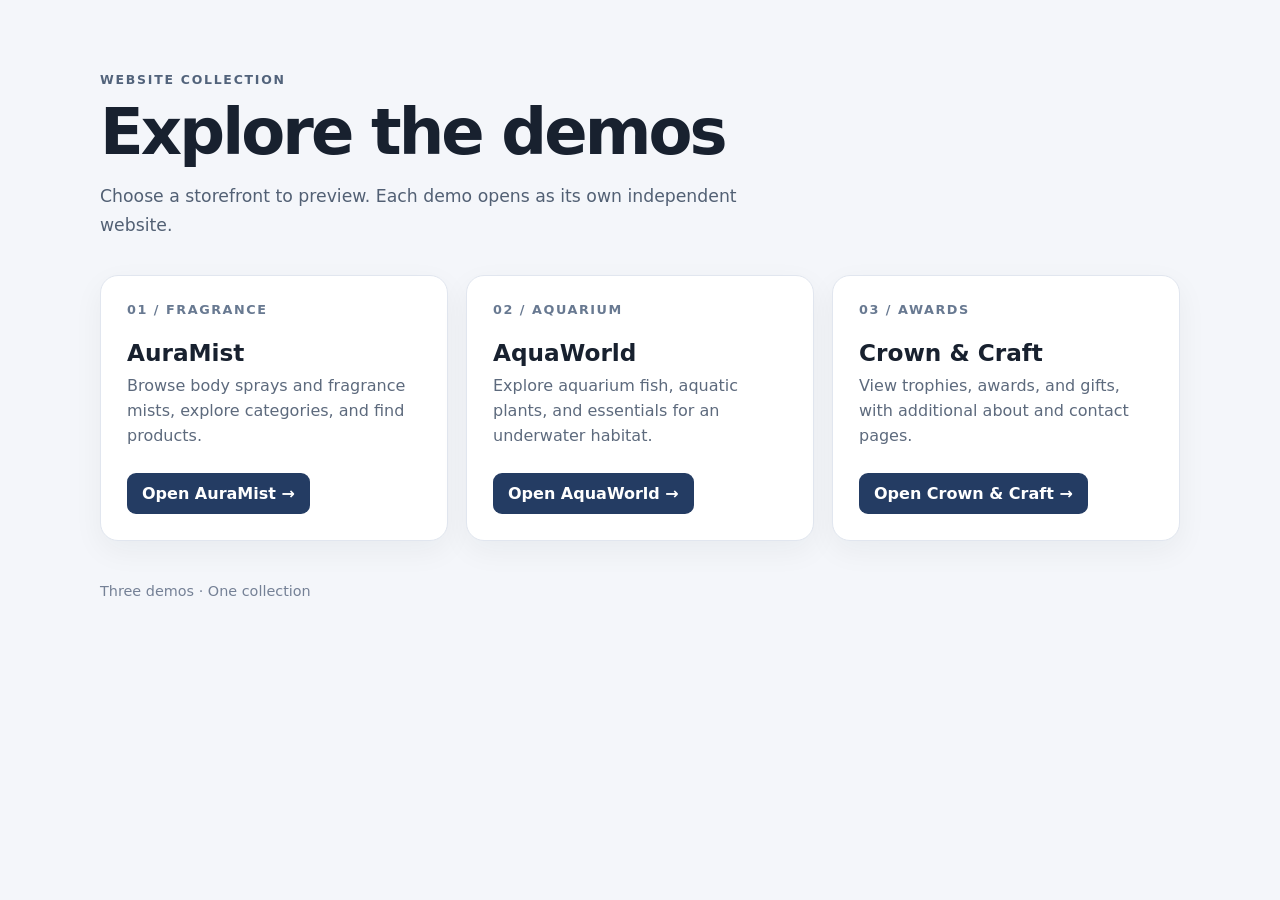
<file: index.html>
﻿<!doctype html>
<html lang="en">
<head>
  <meta charset="utf-8">
  <meta name="viewport" content="width=device-width, initial-scale=1">
  <meta name="description" content="Explore three independent storefront website demos: fragrance, aquariums, and trophies.">
  <title>Website Demos</title>
  <style>
    :root { color-scheme: light; font-family: system-ui, -apple-system, BlinkMacSystemFont, "Segoe UI", sans-serif; color: #18212f; background: #f4f6fa; }
    * { box-sizing: border-box; }
    body { margin: 0; min-height: 100vh; }
    main { width: min(1080px, calc(100% - 40px)); margin: 0 auto; padding: 72px 0; }
    .intro { max-width: 650px; margin-bottom: 36px; }
    .eyebrow { margin: 0 0 12px; color: #52637b; font-size: .78rem; font-weight: 700; letter-spacing: .14em; text-transform: uppercase; }
    h1 { margin: 0; font-size: clamp(2.3rem, 6vw, 4rem); line-height: 1.05; letter-spacing: -.045em; }
    .intro p:last-child { margin: 16px 0 0; color: #526074; font-size: 1.08rem; line-height: 1.65; }
    .demos { display: grid; grid-template-columns: repeat(3, minmax(0, 1fr)); gap: 18px; }
    .card { display: flex; min-height: 245px; flex-direction: column; align-items: flex-start; padding: 26px; border: 1px solid #e1e6ef; border-radius: 18px; background: #fff; box-shadow: 0 10px 30px rgb(24 33 47 / 5%); }
    .number { color: #687991; font-size: .8rem; font-weight: 700; letter-spacing: .12em; }
    h2 { margin: 22px 0 8px; font-size: 1.45rem; }
    .card p { margin: 0 0 24px; color: #5d6a7d; line-height: 1.55; }
    .card a { margin-top: auto; color: #fff; background: #243c63; border-radius: 9px; padding: 11px 15px; font-weight: 650; text-decoration: none; }
    .card a:hover, .card a:focus-visible { background: #152847; }
    .card a:focus-visible { outline: 3px solid #8eb6ff; outline-offset: 3px; }
    footer { margin-top: 42px; color: #758196; font-size: .9rem; }
    @media (max-width: 760px) { main { padding: 48px 0; } .demos { grid-template-columns: 1fr; } .card { min-height: 210px; } }
  </style>
</head>
<body>
  <main>
    <header class="intro">
      <p class="eyebrow">Website collection</p>
      <h1>Explore the demos</h1>
      <p>Choose a storefront to preview. Each demo opens as its own independent website.</p>
    </header>

    <section class="demos" aria-label="Website demos">
      <article class="card">
        <span class="number">01 / FRAGRANCE</span>
        <h2>AuraMist</h2>
        <p>Browse body sprays and fragrance mists, explore categories, and find products.</p>
        <a href="Spray_Website/">Open AuraMist <span aria-hidden="true">→</span></a>
      </article>
      <article class="card">
        <span class="number">02 / AQUARIUM</span>
        <h2>AquaWorld</h2>
        <p>Explore aquarium fish, aquatic plants, and essentials for an underwater habitat.</p>
        <a href="Fish_Website/Fish_Aquarium/">Open AquaWorld <span aria-hidden="true">→</span></a>
      </article>
      <article class="card">
        <span class="number">03 / AWARDS</span>
        <h2>Crown &amp; Craft</h2>
        <p>View trophies, awards, and gifts, with additional about and contact pages.</p>
        <a href="Trophy_Website/Trophy/">Open Crown &amp; Craft <span aria-hidden="true">→</span></a>
      </article>
    </section>
    <footer>Three demos · One collection</footer>
  </main>
</body>
</html>
</file>
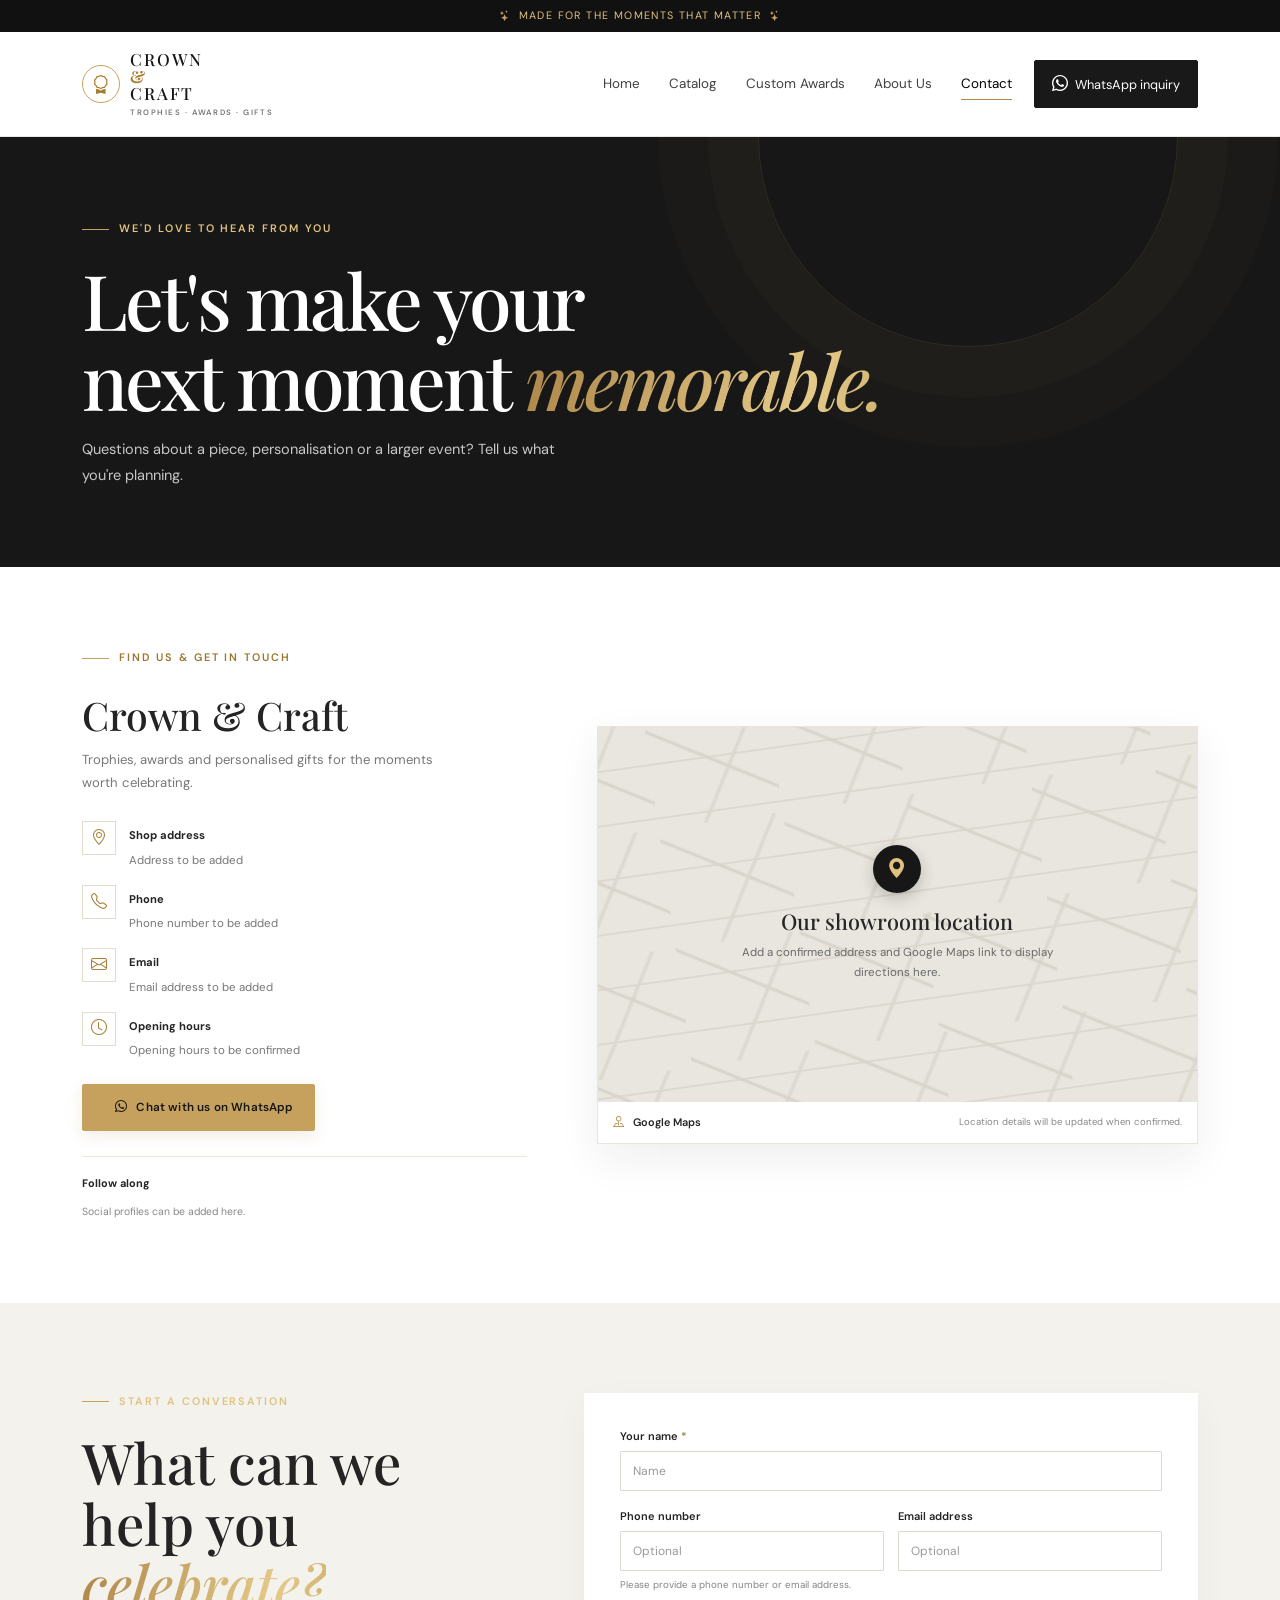
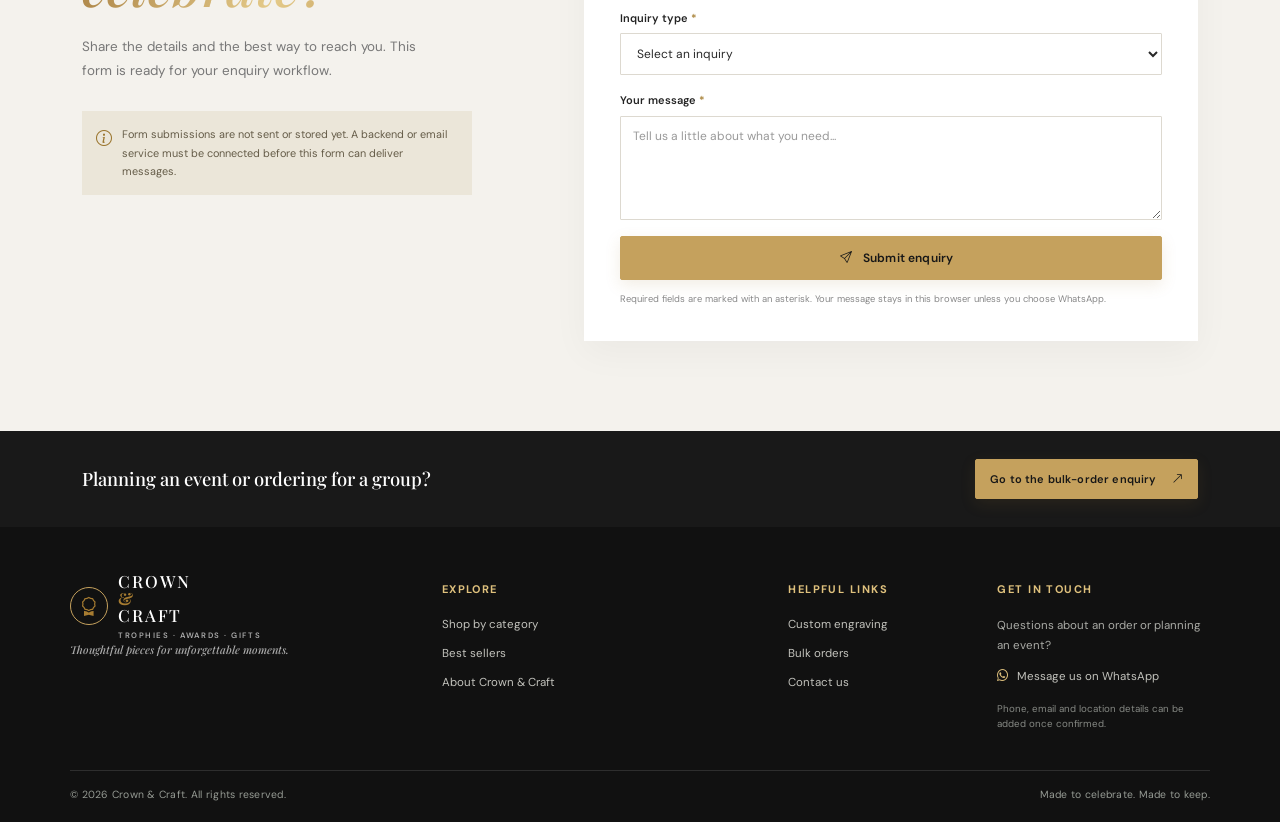
<file: Trophy_Website/Trophy/contact.html>
﻿<!DOCTYPE html>
<html lang="en">
<head>
<meta charset="UTF-8"><meta name="viewport" content="width=device-width, initial-scale=1"><meta name="theme-color" content="#111">
<title>Contact Crown &amp; Craft | Trophies, Awards &amp; Personalised Gifts</title>
<meta name="description" content="Contact Crown & Craft about trophies, awards, engraving and bulk orders. Shop details are marked for confirmation.">
<link rel="preconnect" href="https://fonts.googleapis.com"><link rel="preconnect" href="https://fonts.gstatic.com" crossorigin><link href="https://fonts.googleapis.com/css2?family=DM+Sans:wght@400;500;600;700&family=Playfair+Display:wght@500;600;700&display=swap" rel="stylesheet"><link href="https://cdn.jsdelivr.net/npm/bootstrap@5.3.3/dist/css/bootstrap.min.css" rel="stylesheet"><link href="https://cdn.jsdelivr.net/npm/bootstrap-icons@1.11.3/font/bootstrap-icons.css" rel="stylesheet"><link href="css/style.css" rel="stylesheet"><link href="css/contact.css" rel="stylesheet">
</head><body>
<div class="announcement"><div class="container d-flex justify-content-center align-items-center gap-2"><i class="bi bi-stars"></i><span>Made for the moments that matter</span><i class="bi bi-stars"></i></div></div>
<nav class="navbar navbar-expand-lg sticky-top"><div class="container"><a class="navbar-brand" href="index.html#top" aria-label="Crown and Craft home"><span class="brand-mark"><i class="bi bi-award"></i></span><span class="brand-copy">CROWN <b>&amp;</b> CRAFT<small>TROPHIES · AWARDS · GIFTS</small></span></a><div class="collapse navbar-collapse" id="siteMenu"><ul class="navbar-nav ms-auto align-items-lg-center gap-lg-2"><li class="nav-item"><a class="nav-link" href="index.html#top">Home</a></li><li class="nav-item"><a class="nav-link" href="index.html#collection">Catalog</a></li><li class="nav-item"><a class="nav-link" href="index.html#engraving">Custom Awards</a></li><li class="nav-item"><a class="nav-link" href="about.html">About Us</a></li><li class="nav-item"><a class="nav-link active" aria-current="page" href="contact.html">Contact</a></li></ul></div><a class="btn btn-darkgreen nav-cta nav-whatsapp" id="navChat" href="#" target="_blank" rel="noopener"><i class="bi bi-whatsapp"></i><span>WhatsApp inquiry</span></a><button class="navbar-toggler" type="button" data-bs-toggle="collapse" data-bs-target="#siteMenu" aria-label="Toggle navigation"><i class="bi bi-list"></i></button></div></nav>
<main>
<header class="contact-hero" id="top"><div class="container"><p class="eyebrow"><span></span> We'd love to hear from you</p><h1>Let's make your<br>next moment <em>memorable.</em></h1><p>Questions about a piece, personalisation or a larger event? Tell us what you're planning.</p></div></header>
<section class="contact-main"><div class="container"><div class="contact-layout"><div class="contact-details-column"><p class="eyebrow dark"><span></span> Find us &amp; get in touch</p><h2>Crown &amp; Craft</h2><p class="contact-intro">Trophies, awards and personalised gifts for the moments worth celebrating.</p><div class="contact-info-list"><article><span class="contact-icon"><i class="bi bi-geo-alt"></i></span><div><b>Shop address</b><p id="shopAddress">Address to be added</p></div></article><article><span class="contact-icon"><i class="bi bi-telephone"></i></span><div><b>Phone</b><p><a id="shopPhone" href="#">Phone number to be added</a></p></div></article><article><span class="contact-icon"><i class="bi bi-envelope"></i></span><div><b>Email</b><p><a id="shopEmail" href="#">Email address to be added</a></p></div></article><article><span class="contact-icon"><i class="bi bi-clock"></i></span><div><b>Opening hours</b><p id="shopHours">Hours to be confirmed</p></div></article></div><a class="btn btn-gold whatsapp-contact" id="contactWhatsapp" href="#" target="_blank" rel="noopener"><i class="bi bi-whatsapp"></i> Chat with us on WhatsApp</a><div class="social-block"><b>Follow along</b><div id="socialLinks" class="social-links"><span class="social-placeholder">Social profiles can be added here.</span></div></div></div>
<div class="map-card"><div id="mapPlaceholder" class="map-placeholder"><div class="map-grid-pattern"></div><span class="map-pin"><i class="bi bi-geo-alt-fill"></i></span><b>Our showroom location</b><p>Add a confirmed address and Google Maps link to display directions here.</p><a id="mapLink" class="map-link d-none" href="#" target="_blank" rel="noopener">Get directions <i class="bi bi-arrow-up-right"></i></a></div><iframe id="mapFrame" class="map-frame d-none" title="Crown & Craft showroom map" loading="lazy" referrerpolicy="no-referrer-when-downgrade"></iframe><div class="map-caption"><span><i class="bi bi-pin-map"></i> Google Maps</span><small>Location details will be updated when confirmed.</small></div></div></div></div></section>
<section class="contact-form-section"><div class="container"><div class="contact-form-grid"><div class="form-intro"><p class="eyebrow"><span></span> Start a conversation</p><h2>What can we<br>help you <em>celebrate?</em></h2><p>Share the details and the best way to reach you. This form is ready for your enquiry workflow.</p><div class="form-integrity-note"><i class="bi bi-info-circle"></i><span>Form submissions are not sent or stored yet. A backend or email service must be connected before this form can deliver messages.</span></div></div><form id="contactForm" class="contact-form" novalidate><div class="form-field"><label for="contactName">Your name <span>*</span></label><input id="contactName" name="name" type="text" autocomplete="name" required placeholder="Name"></div><div class="form-row"><div class="form-field"><label for="contactPhone">Phone number</label><input id="contactPhone" name="phone" type="tel" autocomplete="tel" placeholder="Optional"></div><div class="form-field"><label for="contactEmail">Email address</label><input id="contactEmail" name="email" type="email" autocomplete="email" placeholder="Optional"></div></div><small class="contact-method-hint">Please provide a phone number or email address.</small><div class="form-field"><label for="inquiryType">Inquiry type <span>*</span></label><select id="inquiryType" name="inquiryType" required><option value="" selected disabled>Select an inquiry</option><option>Product availability or pricing</option><option>Personalisation and engraving</option><option>Bulk order</option><option>School or college event</option><option>Corporate event</option><option>Sports tournament</option><option>Other</option></select></div><div class="form-field"><label for="contactMessage">Your message <span>*</span></label><textarea id="contactMessage" name="message" rows="5" required placeholder="Tell us a little about what you need..."></textarea></div><div id="formStatus" class="form-status" role="status" aria-live="polite" hidden></div><button type="submit" class="btn btn-gold submit-contact"><i class="bi bi-send"></i> Submit enquiry</button><a id="formWhatsappFallback" class="btn btn-outline-dark form-whatsapp-fallback d-none" href="#" target="_blank" rel="noopener"><i class="bi bi-whatsapp"></i> Send this enquiry via WhatsApp</a><small class="form-footnote">Required fields are marked with an asterisk. Your message stays in this browser unless you choose WhatsApp.</small></form></div></div></section>
<section class="contact-bottom-cta"><div class="container"><p>Planning an event or ordering for a group?</p><a href="index.html#bulk-order" class="btn btn-gold">Go to the bulk-order enquiry <i class="bi bi-arrow-up-right"></i></a></div></section>
</main>
<footer><div class="container footer-main"><div class="footer-brand-block"><a class="navbar-brand footer-brand" href="index.html#top"><span class="brand-mark"><i class="bi bi-award"></i></span><span class="brand-copy">CROWN <b>&amp;</b> CRAFT<small>TROPHIES · AWARDS · GIFTS</small></span></a><p>Thoughtful pieces for unforgettable moments.</p></div><div class="footer-links"><strong>Explore</strong><a href="index.html#categories">Shop by category</a><a href="index.html#bestsellers">Best sellers</a><a href="about.html">About Crown &amp; Craft</a></div><div class="footer-links"><strong>Helpful links</strong><a href="index.html#engraving">Custom engraving</a><a href="index.html#bulk-order">Bulk orders</a><a href="contact.html">Contact us</a></div><div class="footer-contact"><strong>Get in touch</strong><p>Questions about an order or planning an event?</p><a id="footerWhatsapp" href="#"><i class="bi bi-whatsapp"></i> Message us on WhatsApp</a><small>Phone, email and location details can be added once confirmed.</small></div></div><div class="container footer-bottom"><span>© <span id="year"></span> Crown &amp; Craft. All rights reserved.</span><span>Made to celebrate. Made to keep.</span></div></footer>
<script src="https://cdn.jsdelivr.net/npm/bootstrap@5.3.3/dist/js/bootstrap.bundle.min.js"></script><a id="backToTop" class="back-to-top" href="#top" aria-label="Back to top"><i class="bi bi-arrow-up"></i></a><script src="js/contact.js"></script><script src="js/motion.js"></script>
</body></html>
</file>
<file: Trophy_Website/Trophy/css/style.css>
:root{--forest:#17221e;--forest2:#23352d;--ink:#202823;--gold:#c5a46d;--gold-light:#dec89f;--paper:#f7f5f0;--white:#fff;--muted:#777c76;--line:#e7e3db;--serif:"Playfair Display",Georgia,serif;--sans:"DM Sans",sans-serif}
*{box-sizing:border-box}html{scroll-behavior:smooth;scroll-padding-top:86px}body{margin:0;background:var(--paper);color:var(--ink);font-family:var(--sans);line-height:1.65}h1,h2,h3,.navbar-brand{font-family:var(--serif);font-weight:500}a{transition:all .2s ease}.announcement{height:32px;background:#101713;color:#d9c69f;font-size:.67rem;letter-spacing:.13em;text-transform:uppercase}.announcement .container{height:100%}.announcement i{font-size:.65rem;color:var(--gold)}
.navbar{background:rgba(247,245,240,.97);backdrop-filter:blur(12px);padding:14px 0;border-bottom:1px solid rgba(32,40,35,.08)}.navbar-brand{display:flex;align-items:center;gap:10px;color:var(--forest);font-size:1.05rem;letter-spacing:.11em;line-height:1}.navbar-brand:hover{color:var(--forest)}.brand-mark{display:grid;place-items:center;width:38px;height:38px;border:1px solid var(--gold);border-radius:50%;font-size:1.2rem;color:#ae8950}.brand-copy{display:flex;flex-direction:column}.brand-copy b{color:#aa8954}.brand-copy small{font:600 .49rem var(--sans);letter-spacing:.2em;margin-top:6px;color:#767b74}.nav-link{font-size:.84rem;color:#424942;padding:.65rem!important}.nav-link:hover{color:#9b7945}.btn-darkgreen{background:var(--forest);border:1px solid var(--forest);color:white;border-radius:2px;font-size:.8rem;padding:11px 17px}.btn-darkgreen:hover{background:#31483c;color:white}.navbar-toggler{color:var(--forest);border:0;font-size:1.55rem}.navbar-toggler:focus{box-shadow:none}
.hero{position:relative;min-height:655px;background:#1b231f url("https://images.unsplash.com/photo-1527871369852-eb58cb2b54e2?auto=format&fit=crop&w=2200&q=88") center 46%/cover;color:#fff;display:flex;align-items:center;overflow:hidden}.hero-shade{position:absolute;inset:0;background:linear-gradient(90deg,rgba(15,23,19,.94) 0%,rgba(17,24,20,.82) 38%,rgba(18,25,20,.28) 75%,rgba(18,25,20,.14) 100%),linear-gradient(0deg,rgba(14,20,17,.36),transparent 48%)}.hero-inner{position:relative;z-index:1;padding-top:58px;padding-bottom:82px}.hero-copy{max-width:600px}.eyebrow{display:flex;align-items:center;gap:10px;font-size:.68rem;letter-spacing:.18em;text-transform:uppercase;font-weight:600;color:var(--gold-light);margin-bottom:22px}.eyebrow>span{display:inline-block;width:27px;height:1px;background:var(--gold)}.eyebrow.dark{color:#9b7945}.hero h1{font-size:clamp(3.5rem,7.7vw,6.3rem);line-height:.99;letter-spacing:-.045em;margin:0 0 24px}.hero h1 em,.section h2 em,.craft-copy h2 em,.contact-copy h2 em{font-weight:500;color:var(--gold-light)}.hero-lead{max-width:465px;color:rgba(255,255,255,.78);font-size:1.02rem;line-height:1.8;margin-bottom:30px}.btn-gold{background:var(--gold);color:#1b211c;border:1px solid var(--gold);border-radius:2px;font-weight:600;font-size:.84rem;letter-spacing:.015em;padding:14px 20px}.btn-gold:hover{background:#d8bd8d;border-color:#d8bd8d;color:#151c17;transform:translateY(-2px)}.btn-gold .bi{margin-left:12px}.hero-actions{display:flex;align-items:center;gap:28px;flex-wrap:wrap}.text-link{font-size:.82rem;color:white;text-decoration:none;border-bottom:1px solid rgba(255,255,255,.4);padding-bottom:5px}.text-link:hover{color:var(--gold-light);border-color:var(--gold-light)}.text-link .bi{margin-left:8px}.hero-note{display:flex;align-items:center;gap:12px;color:rgba(255,255,255,.62);font-size:.72rem;letter-spacing:.06em;margin-top:61px}.note-rule{width:35px;height:1px;background:var(--gold)}.hero-side{position:absolute;right:22px;top:45%;display:flex;align-items:center;gap:16px;writing-mode:vertical-rl;font-size:.57rem;letter-spacing:.23em;color:rgba(255,255,255,.72)}.hero-side i{font-size:1rem;color:var(--gold)}.hero-bottom{position:absolute;bottom:0;left:0;right:0;padding:15px 0;border-top:1px solid rgba(255,255,255,.2);color:rgba(255,255,255,.65);font-size:.59rem;letter-spacing:.18em}.trust-strip{background:#fff;border-bottom:1px solid var(--line);padding:22px 0}.trust-item{display:flex;align-items:center;justify-content:center;gap:11px;color:#565d56;font-size:.77rem}.trust-item i{color:#a78651;font-size:1.04rem}
.section{padding:105px 0}.collection{background:var(--paper)}.section-heading{display:flex;justify-content:space-between;align-items:end;gap:36px;margin-bottom:38px}.section-heading h2,.craft-copy h2,.contact-copy h2{font-size:clamp(2.5rem,5vw,4rem);line-height:1.08;letter-spacing:-.035em;margin:0}.section-heading h2 em{color:#a78651}.heading-note{max-width:350px;color:var(--muted);font-size:.89rem;margin:0 0 5px;line-height:1.8}.catalog-tools{display:flex;justify-content:space-between;align-items:center;gap:20px;margin:0 0 28px}.filters{display:flex;flex-wrap:wrap;gap:8px}.filter-btn{border:1px solid #ded9ce;background:transparent;color:#60665f;padding:8px 15px;border-radius:2px;font:500 .73rem var(--sans);transition:all .2s}.filter-btn:hover,.filter-btn.active{background:var(--forest);border-color:var(--forest);color:white}.search-wrap{display:flex;align-items:center;gap:8px;border-bottom:1px solid #d5d0c6;padding:7px 2px;max-width:235px;width:100%;color:#8b8e88}.search-wrap input{border:0;outline:0;background:transparent;width:100%;font:400 .77rem var(--sans);color:var(--ink)}.search-wrap input::placeholder{color:#92948e}.product{height:100%;display:flex;flex-direction:column;background:white;border:1px solid #ebe7df;transition:transform .3s,box-shadow .3s;overflow:hidden}.product:hover{transform:translateY(-5px);box-shadow:0 18px 40px rgba(32,40,35,.1)}.product-visual{height:265px;position:relative;overflow:hidden;background:#e9e5dc}.product-visual img{width:100%;height:100%;object-fit:cover;transition:transform .65s cubic-bezier(.2,.7,.2,1)}.product:hover .product-visual img{transform:scale(1.055)}.product-visual:after{content:"";position:absolute;inset:50% 0 0;background:linear-gradient(transparent,rgba(0,0,0,.16));pointer-events:none}.product-badge{position:absolute;z-index:1;top:13px;left:13px;background:rgba(247,245,240,.92);padding:6px 9px;color:#555a53;text-transform:uppercase;letter-spacing:.12em;font-size:.57rem}.product-body{padding:20px 20px 19px;display:flex;flex-direction:column;flex:1}.product-category{font-size:.61rem;text-transform:uppercase;letter-spacing:.17em;color:#a1814d;font-weight:600}.product h3{font-size:1.25rem;margin:6px 0 7px;letter-spacing:-.015em}.product p{color:#737871;font-size:.79rem;line-height:1.7;margin:0 0 18px;flex:1}.product-bottom{display:flex;justify-content:space-between;align-items:center;border-top:1px solid #eeeae4;padding-top:13px}.product-price{font-weight:600;color:#27362d;font-size:.85rem}.price-note{font-weight:400;color:#91948e;font-size:.68rem}.enquire-link{color:#394a3f;text-decoration:none;font-size:.73rem;font-weight:600}.enquire-link:hover{color:#9b7945}.enquire-link i{margin-left:5px}.empty-state{text-align:center;color:var(--muted);padding:35px}.collection-foot{border-top:1px solid var(--line);margin-top:43px;padding-top:20px;display:flex;justify-content:space-between;color:#777c75;font-size:.81rem}.collection-foot a{color:#3f5145;text-decoration:none;font-weight:600}.collection-foot a:hover{color:#9b7945}
.craft-section{display:grid;grid-template-columns:1fr 1fr;min-height:530px;background:var(--forest);color:white}.craft-photo{min-height:440px;background:url("https://images.unsplash.com/photo-1607453998774-d533f65dac99?auto=format&fit=crop&w=1200&q=85") center/cover}.craft-copy{display:flex;align-items:center;padding:75px clamp(36px,8vw,120px)}.craft-copy-inner{max-width:480px}.craft-copy h2{margin-bottom:22px}.craft-copy p:not(.eyebrow){color:rgba(255,255,255,.68);font-size:.88rem;line-height:1.85;margin-bottom:16px}.light-link{display:inline-block;margin-top:12px}.process-section{background:#fff}.centered{display:block;text-align:center}.centered .eyebrow{justify-content:center}.centered .heading-note{margin:15px auto 0;max-width:430px}.centered h2 em{color:#a78651}.process-row{margin-top:54px}.process-card{position:relative;border-top:1px solid #ddd8ce;padding:29px 25px 12px 4px;height:100%}.process-number{position:absolute;right:6px;top:24px;color:#b3a98f;font:500 .76rem var(--sans);letter-spacing:.1em}.process-card>i{font-size:1.4rem;color:#a78651}.process-card h3{font-size:1.35rem;margin:22px 0 10px}.process-card p{font-size:.82rem;color:var(--muted);max-width:300px;line-height:1.8}.quote-band{background:#eae5d9;padding:56px 0;text-align:center;color:var(--forest)}.quote-band .bi{color:#ac8b57;font-size:1.5rem}.quote-band p{font:500 clamp(1.6rem,3.4vw,2.5rem)/1.25 var(--serif);margin:10px 0 13px}.quote-band span{font-size:.68rem;letter-spacing:.12em;text-transform:uppercase;color:#747970}
.contact-section{background:var(--paper);padding:88px 0}.contact-card{display:grid;grid-template-columns:1.15fr .85fr;background:var(--forest);color:white;min-height:340px}.contact-copy{padding:55px clamp(30px,6vw,78px)}.contact-copy h2{font-size:3.2rem;margin-bottom:16px}.contact-copy p:not(.eyebrow){font-size:.86rem;color:rgba(255,255,255,.68);max-width:400px}.contact-detail{display:flex;gap:12px;align-items:center;margin-top:28px;color:rgba(255,255,255,.73);font-size:.75rem}.contact-detail i{color:var(--gold-light);font-size:1.05rem}.contact-action{background:#22342a;display:flex;flex-direction:column;justify-content:center;align-items:flex-start;padding:40px clamp(28px,5vw,60px)}.contact-action>p{max-width:260px;font:500 1.25rem/1.4 var(--serif);color:#f2eee5;margin-bottom:22px}.contact-action .btn-gold .bi{margin:0 9px 0 0}.contact-action small{font-size:.67rem;color:rgba(255,255,255,.53);margin-top:13px}footer{background:#111915;color:#fff}.footer-main{padding:31px 0;display:flex;align-items:center;justify-content:space-between;gap:20px}.footer-brand{color:white}.footer-brand:hover{color:white}.footer-brand .brand-copy small{color:#aaa}.footer-main>p{font:italic 500 1rem var(--serif);color:#c7c4b9;margin:0}.back-top{font-size:.72rem;color:#c8c5ba;text-decoration:none}.back-top:hover{color:var(--gold-light)}.back-top i{margin-left:8px}.footer-bottom{border-top:1px solid rgba(255,255,255,.12);padding:13px 0 18px;display:flex;justify-content:space-between;color:#969b94;font-size:.65rem;letter-spacing:.025em}.float-chat{position:fixed;z-index:10;right:22px;bottom:22px;width:54px;height:54px;border-radius:50%;display:grid;place-items:center;background:#29664a;color:white;text-decoration:none;font-size:1.45rem;box-shadow:0 5px 18px #1114}.float-chat:hover{background:#36835e;color:white;transform:translateY(-3px)}.reveal{opacity:0;transform:translateY(18px);transition:opacity .7s ease,transform .7s ease}.reveal.is-visible{opacity:1;transform:none}
@media(min-width:1400px){.container{max-width:1200px}.hero{min-height:710px}}@media(max-width:991px){.navbar-collapse{padding:13px 0 4px}.nav-cta{display:inline-block;margin-top:7px}.hero{min-height:610px}.hero-side{right:8px}.craft-copy{padding:55px 38px}.product-visual{height:225px}}@media(max-width:767px){.announcement{font-size:.58rem}.navbar{padding:10px 0}.brand-mark{width:34px;height:34px}.hero{min-height:630px;background-position:61% center}.hero-shade{background:linear-gradient(90deg,rgba(15,23,19,.91),rgba(15,23,19,.62)),linear-gradient(0deg,rgba(14,20,17,.42),transparent)}.hero-inner{padding-top:54px;padding-bottom:72px}.hero h1{font-size:clamp(3.35rem,13vw,5rem)}.hero-lead{font-size:.92rem;max-width:390px}.hero-actions{gap:17px}.hero-note{margin-top:42px}.hero-side{display:none}.hero-bottom{font-size:.52rem}.trust-strip{padding:17px 0}.trust-item{justify-content:flex-start;font-size:.7rem}.section{padding:72px 0}.section-heading{display:block;margin-bottom:28px}.section-heading h2,.craft-copy h2{font-size:2.8rem}.heading-note{margin-top:18px}.catalog-tools{align-items:flex-start;flex-direction:column}.filters{gap:6px}.filter-btn{padding:7px 11px;font-size:.68rem}.search-wrap{max-width:none}.product-visual{height:220px}.product-body{padding:15px}.product h3{font-size:1.12rem}.product p{font-size:.74rem}.product-badge{top:9px;left:9px;font-size:.5rem}.product-bottom{align-items:flex-start;gap:5px;flex-direction:column}.collection-foot{flex-direction:column;gap:7px}.craft-section{grid-template-columns:1fr}.craft-photo{min-height:320px}.craft-copy{padding:55px 28px 62px}.centered .heading-note{margin-top:15px}.process-row{margin-top:34px}.process-card{padding-top:20px}.process-card h3{margin-top:14px}.contact-section{padding:64px 0}.contact-card{grid-template-columns:1fr}.contact-copy{padding:40px 28px 30px}.contact-copy h2{font-size:2.8rem}.contact-action{padding:31px 28px 37px}.footer-main{align-items:flex-start;flex-direction:column}.footer-main>p{font-size:.92rem}.footer-bottom{flex-direction:column;gap:4px}.float-chat{width:49px;height:49px;right:15px;bottom:15px}}@media(max-width:420px){.hero-actions .btn{width:100%;text-align:center}.hero-actions{align-items:stretch}.text-link{align-self:flex-start}.product-visual{height:180px}.product-body{padding:13px}.product-category{font-size:.54rem}.product h3{font-size:1rem}.product p{font-size:.7rem}.product-price{font-size:.78rem}.enquire-link{font-size:.68rem}}
@media(prefers-reduced-motion:reduce){*,*::before,*::after{scroll-behavior:auto!important;transition:none!important;animation:none!important}.reveal{opacity:1;transform:none}}

/* Crown & Craft: black, gold, white and charcoal showroom palette */
:root{--forest:#171717;--forest2:#242424;--ink:#242424;--gold:#c5a15d;--gold-light:#e0c27f;--paper:#fff;--white:#fff;--muted:#707070;--line:#e6e2da}
body{background:#fff;color:#242424}
.announcement{background:#111;color:#e0c27f}
.navbar{background:rgba(255,255,255,.97);border-bottom-color:rgba(20,20,20,.1)}
.navbar-brand,.navbar-brand:hover,.navbar-toggler{color:#171717}
.brand-mark{color:#a77c31;border-color:#c5a15d}.brand-copy b{color:#a77c31}.brand-copy small{color:#777}
.nav-link{color:#414141}.nav-link:hover{color:#a77c31}
.btn-darkgreen{background:#191919;border-color:#191919;color:#fff}.btn-darkgreen:hover{background:#343434;color:#fff}
.hero{background-color:#171717}.hero-shade{background:linear-gradient(90deg,rgba(12,12,12,.95) 0%,rgba(17,17,17,.82) 38%,rgba(18,18,18,.28) 75%,rgba(18,18,18,.14) 100%),linear-gradient(0deg,rgba(12,12,12,.36),transparent 48%)}
.eyebrow.dark{color:#9b762f}.btn-gold{background:#c5a15d;border-color:#c5a15d;color:#171717}.btn-gold:hover{background:#dfc17d;border-color:#dfc17d;color:#111}.trust-item{color:#4c4c4c}.trust-item i,.product-category,.process-card>i{color:#a78036}
.collection{background:#fff}.section-heading h2 em,.centered h2 em{color:#a78036}.filter-btn{border-color:#dcd8d0;color:#4d4d4d}.filter-btn:hover,.filter-btn.active{background:#1b1b1b;border-color:#1b1b1b}.search-wrap{border-color:#d6d2ca;color:#777}.search-wrap input{color:#242424}.product{box-shadow:0 3px 14px rgba(0,0,0,.035);border-color:#e9e6e0}.product:hover{box-shadow:0 18px 40px rgba(0,0,0,.12)}.product-price{color:#292929}.enquire-link,.collection-foot a{color:#5c4722}.enquire-link:hover,.collection-foot a:hover{color:#a78036}
.craft-section{background:#191919}.craft-copy p:not(.eyebrow){color:rgba(255,255,255,.72)}.process-section{background:#fff}.quote-band{background:#f1eee8;color:#242424}.quote-band .bi{color:#a78036}.quote-band span{color:#6c6c6c}.contact-card{background:#191919}.contact-action{background:#282828}.contact-detail i{color:#dfc17d}
footer{background:#111;color:#fff}.footer-brand{color:#fff}.footer-brand:hover{color:#fff}.footer-brand .brand-copy small{color:#aaa}.float-chat{background:#262626;color:#e0c27f}.float-chat:hover{background:#3a3a3a;color:#f0d899}

/* Homepage additions */
.hero{min-height:730px;background-image:url("https://images.unsplash.com/photo-1527871369852-eb58cb2b54e2?auto=format&fit=crop&w=2200&q=90");background-position:center 48%}.hero h1{font-size:clamp(3.15rem,6.6vw,5.5rem);line-height:1.04;letter-spacing:-.045em}.hero h1 em{color:#e1c27b}.hero-shade{background:linear-gradient(90deg,rgba(8,8,8,.96) 0%,rgba(12,12,12,.86) 38%,rgba(14,14,14,.3) 76%,rgba(14,14,14,.12) 100%),linear-gradient(0deg,rgba(8,8,8,.45),transparent 48%)}.hero-actions{gap:13px}.btn-outline-gold{background:rgba(18,18,18,.16);color:#f6f2e9;border:1px solid #c5a15d;border-radius:2px;font-size:.84rem;font-weight:600;padding:14px 20px}.btn-outline-gold:hover{background:#c5a15d;color:#171717}.btn-outline-gold .bi{margin-left:10px}
.category-section{background:#f4f2ed}.category-grid{display:grid;grid-template-columns:1.15fr .85fr;grid-template-rows:260px 260px;gap:16px}.category-tile{position:relative;display:flex;flex-direction:column;justify-content:space-between;padding:18px 20px;text-decoration:none;color:white;overflow:hidden;background-size:cover;background-position:center;isolation:isolate}.category-tile:before{content:"";position:absolute;inset:0;background:linear-gradient(0deg,rgba(0,0,0,.78),rgba(0,0,0,.02) 72%);z-index:-1;transition:background .25s}.category-tile:after{content:"";position:absolute;inset:0;border:1px solid rgba(255,255,255,.14);pointer-events:none}.category-tile:hover{color:white}.category-tile:hover:before{background:linear-gradient(0deg,rgba(0,0,0,.86),rgba(0,0,0,.15))}.cat-trophy{grid-row:span 2;background-image:url("https://images.unsplash.com/photo-1578269174936-2709b6aeb913?auto=format&fit=crop&w=1200&q=85")}.cat-crystal{background-image:url("https://images.unsplash.com/photo-1580674287546-e5e105fb2541?auto=format&fit=crop&w=1000&q=85")}.cat-medal{background-image:url("https://images.unsplash.com/photo-1706374503312-7a4a4c030d2d?auto=format&fit=crop&w=1000&q=85")}.cat-gift{background-image:url("https://images.unsplash.com/photo-1513201099705-a9746e1e201f?auto=format&fit=crop&w=1000&q=85");display:flex}.category-count{font-size:.6rem;letter-spacing:.16em;color:#f2d898}.category-caption{display:flex;align-items:center;justify-content:space-between;font:500 1.6rem var(--serif)}.category-caption i{width:36px;height:36px;border:1px solid rgba(255,255,255,.65);border-radius:50%;display:grid;place-items:center;font-size:.85rem;transition:all .2s}.category-tile:hover .category-caption i{background:#c5a15d;border-color:#c5a15d;color:#171717;transform:rotate(45deg)}
.bestseller-band{background:#171717;padding:88px 0;color:white}.bestseller-heading{display:flex;align-items:end;justify-content:space-between;margin-bottom:32px}.bestseller-heading h2{font:500 clamp(2.4rem,4.5vw,3.7rem)/1.08 var(--serif);margin:0}.bestseller-heading h2 em{color:#dfc17d}.bestseller-heading .eyebrow{margin-bottom:14px}.bestseller-band .product{background:#222;border-color:#383838}.bestseller-band .product-body{background:#222}.bestseller-band .product-category{color:#d1ad66}.bestseller-band .product h3{color:#fff}.bestseller-band .product p{color:#b9b9b9}.bestseller-band .product-bottom{border-color:#3c3c3c}.bestseller-band .product-price{color:#f4f1e9}.bestseller-band .price-note{color:#aaa}.bestseller-band .enquire-link{color:#dfc17d}.bestseller-band .product-visual{height:245px}.new-arrivals{background:#fff}.product-featured .product-visual{height:250px}.engraving-banner{display:grid;grid-template-columns:1fr 1fr;background:#181818;color:#fff;min-height:410px}.engraving-image{min-height:410px;background:url("https://images.unsplash.com/photo-1607453998774-d533f65dac99?auto=format&fit=crop&w=1300&q=88") center/cover}.engraving-content{align-self:center;padding:55px clamp(30px,8vw,115px);max-width:700px}.engraving-content h2{font:500 clamp(2.5rem,4.8vw,3.8rem)/1.08 var(--serif);letter-spacing:-.03em;margin:0 0 16px}.engraving-content h2 em{color:#dfc17d}.engraving-content>p:not(.eyebrow){color:#c4c4c4;max-width:410px;font-size:.88rem;line-height:1.8;margin-bottom:24px}.occasions{background:#f4f2ed}.occasion-grid{margin-top:45px}.occasion-card{position:relative;background:#fff;border:1px solid #e8e4dc;padding:25px 20px;height:100%;min-height:230px;transition:transform .25s,box-shadow .25s}.occasion-card:hover{transform:translateY(-4px);box-shadow:0 14px 30px #15151512}.occasion-card>span{position:absolute;right:18px;top:17px;color:#a0a0a0;font-size:.65rem;letter-spacing:.1em}.occasion-card>i{color:#a78036;font-size:1.45rem}.occasion-card h3{font-size:1.18rem;margin:20px 0 8px}.occasion-card p{color:#777;font-size:.76rem;line-height:1.75;margin:0}.testimonials{background:#fff}.testimonial-card{height:100%;padding:24px;background:#faf9f6;border:1px solid #ece8e0}.sample-label{display:inline-flex;align-items:center;gap:6px;color:#777;font-size:.56rem;font-weight:700;letter-spacing:.13em}.stars{color:#ad883f;letter-spacing:.14em;font-size:.8rem;margin:18px 0}.testimonial-card blockquote{font:500 1.15rem/1.6 var(--serif);min-height:110px;color:#292929;margin:0 0 22px}.reviewer{display:flex;align-items:center;gap:10px;border-top:1px solid #e6e2da;padding-top:14px}.reviewer-avatar{width:34px;height:34px;border-radius:50%;display:grid;place-items:center;background:#e4ddcd;color:#5c4722;font:500 1rem var(--serif)}.reviewer b,.reviewer small{display:block}.reviewer b{font-size:.7rem}.reviewer small{font-size:.61rem;color:#888}.footer-main{display:grid;grid-template-columns:1.3fr .8fr .8fr 1fr;align-items:start;gap:35px;padding:48px 0 36px}.footer-brand-block .footer-brand{display:inline-flex}.footer-brand-block>p{font:italic 500 .95rem var(--serif);color:#c7c4b9;margin:14px 0 0}.footer-links,.footer-contact{display:flex;flex-direction:column;gap:9px}.footer-links strong,.footer-contact strong{font-size:.69rem;color:#dfc17d;text-transform:uppercase;letter-spacing:.13em;margin-bottom:5px}.footer-links a,.footer-contact a{color:#c2c2bc;text-decoration:none;font-size:.72rem}.footer-links a:hover,.footer-contact a:hover{color:#dfc17d}.footer-contact p{color:#a9aaa5;font-size:.72rem;margin:0}.footer-contact small{font-size:.61rem;color:#868984;line-height:1.6;margin-top:4px}.footer-contact i{color:#dfc17d;margin-right:5px}
@media(min-width:768px){.category-grid{grid-template-columns:1.2fr .8fr .8fr;grid-template-rows:240px 240px}.cat-trophy{grid-row:span 2}.cat-crystal{grid-column:2;grid-row:1}.cat-medal{grid-column:3;grid-row:1}.cat-gift{display:flex;grid-column:2 / 4;grid-row:2;background-position:center 48%}}
@media(max-width:767px){.hero{min-height:690px;background-position:60% center}.hero h1{font-size:clamp(2.85rem,11vw,4.3rem)}.hero-actions{align-items:stretch}.hero-actions .btn{width:100%;text-align:center}.category-grid{grid-template-columns:1fr 1fr;grid-template-rows:220px 180px;gap:10px}.cat-trophy{grid-column:span 2;grid-row:auto}.category-caption{font-size:1.25rem}.category-count{font-size:.51rem}.bestseller-band{padding:67px 0}.bestseller-heading{align-items:flex-start;gap:20px;flex-direction:column}.bestseller-band .product-visual,.product-featured .product-visual{height:190px}.product-featured .product-bottom{align-items:flex-start;flex-direction:column;gap:5px}.engraving-banner{grid-template-columns:1fr}.engraving-image{min-height:260px}.engraving-content{padding:42px 26px 50px}.occasion-card{padding:20px 14px;min-height:225px}.occasion-card h3{font-size:1.05rem}.occasion-card p{font-size:.71rem}.testimonial-card blockquote{min-height:0}.footer-main{grid-template-columns:1fr 1fr;gap:28px 20px}.footer-brand-block{grid-column:span 2}.footer-contact{grid-column:span 2}}
@media(max-width:420px){.category-grid{grid-template-rows:200px 160px}.category-caption{font-size:1.07rem}.category-caption i{width:30px;height:30px}.occasion-card{min-height:245px}.footer-main{grid-template-columns:1fr 1fr}.footer-brand-block,.footer-contact{grid-column:span 2}}

/* Complete product catalog */
.catalog-disclaimer{display:flex;align-items:center;gap:9px;padding:12px 15px;background:#f3efe5;border-left:2px solid #c5a15d;color:#5d5648;font-size:.76rem;margin:0 0 20px}.catalog-disclaimer i{color:#987332}.catalog-tools{display:flex;flex-direction:column;align-items:stretch;gap:15px;margin-bottom:24px}.catalog-controls{display:flex;align-items:center;justify-content:space-between;gap:22px}.catalog-controls .search-wrap{max-width:390px}.sort-wrap{display:flex;align-items:center;gap:10px;color:#777;font-size:.74rem}.sort-wrap select{border:1px solid #ded9ce;background:#fff;color:#292929;padding:9px 30px 9px 12px;font:500 .75rem var(--sans);border-radius:2px}.catalog-meta{display:flex;justify-content:space-between;color:#777;font-size:.68rem}.catalog-meta span:first-child{font-weight:600;color:#333}.filters{padding:2px 0 7px;display:flex;flex-wrap:wrap;gap:7px}.filter-btn{font-size:.69rem;padding:7px 11px}.product-id{font-size:.65rem!important;color:#888!important;letter-spacing:.04em;margin:0 0 8px!important;flex:initial!important}.product-desc{margin-bottom:13px!important}.product-specs{display:grid;gap:7px;margin:0 0 12px;padding:10px 0;border-top:1px solid #eeeae4;border-bottom:1px solid #eeeae4}.product-specs>div{display:grid;grid-template-columns:78px 1fr;gap:6px}.product-specs dt{font-size:.63rem;color:#898982;font-weight:500}.product-specs dd{font-size:.65rem;color:#444;margin:0;line-height:1.5}.availability{font-size:.61rem;color:#68675f;background:#f5f3ee;padding:7px 8px;margin-bottom:12px}.availability i{color:#987332;margin-right:4px}.product-price-row{display:flex;align-items:center;justify-content:space-between;gap:6px;border-top:1px solid #eeeae4;padding-top:11px;margin-bottom:11px}.product-price{font-size:.93rem}.product-price small{display:block;color:#8d8980;font-size:.57rem;font-weight:400;margin-top:1px}.details-button{border:0;border-bottom:1px solid #a78036;color:#57451f;background:none;font:600 .68rem var(--sans);padding:3px 0;white-space:nowrap}.details-button:hover{color:#a78036}.product-enquire{display:block;text-align:center;padding:10px 8px;font-size:.68rem;margin-top:auto}.product-enquire .bi{margin-right:5px}.product-body{padding:17px 16px 15px}.product h3{font-size:1.12rem}.product{box-shadow:0 5px 20px rgba(0,0,0,.045)}.product:hover{box-shadow:0 15px 35px rgba(0,0,0,.12)}.bestseller-band .product-specs{border-color:#3c3c3c}.bestseller-band .product-specs dt{color:#aaa}.bestseller-band .product-specs dd{color:#ddd}.bestseller-band .availability{background:#30302d;color:#d3d0c8}.bestseller-band .product-price-row{border-color:#3c3c3c}.bestseller-band .product-enquire{background:#c5a15d;color:#181818}.bestseller-band .details-button{color:#dfc17d;border-color:#a78036}
@media(max-width:767px){.catalog-controls{align-items:stretch;flex-direction:column;gap:10px}.catalog-controls .search-wrap{max-width:none}.sort-wrap{justify-content:space-between}.sort-wrap select{flex:1;max-width:220px}.catalog-meta{font-size:.61rem}.filters{flex-wrap:nowrap;overflow-x:auto;scrollbar-width:thin;scroll-snap-type:x proximity}.filter-btn{white-space:nowrap;scroll-snap-align:start}.product-body{padding:13px 12px}.product-id{font-size:.59rem!important}.product-specs>div{grid-template-columns:66px 1fr}.product-specs dt,.product-specs dd{font-size:.59rem}.product-price{font-size:.84rem}.details-button{font-size:.62rem}.product-enquire{font-size:.61rem}.availability{font-size:.57rem}}
@media(max-width:420px){.product-visual{height:170px}.product-body{padding:11px 10px}.product-specs>div{grid-template-columns:60px 1fr}.product h3{font-size:.96rem}.product-enquire{font-size:.56rem;padding:9px 4px}.product-price{font-size:.77rem}.product-badge{font-size:.46rem;padding:5px 7px}}
.details-modal{border:0;border-radius:3px;box-shadow:0 24px 70px #0003}.details-modal .modal-header{padding:22px 25px 16px;border-color:#eee9df}.details-modal .modal-title{font:500 1.8rem var(--serif);color:#222;margin-top:5px}.details-modal .modal-body{padding:20px 25px}.details-modal .modal-body>p{font-size:.88rem;color:#666;line-height:1.8}.modal-specs{margin:18px 0 0}.modal-specs>div{display:grid;grid-template-columns:120px 1fr;gap:12px;border-top:1px solid #eee9df;padding:10px 0}.modal-specs dt{font-size:.72rem;color:#888;font-weight:500}.modal-specs dd{font-size:.76rem;color:#333;margin:0}.details-modal .modal-footer{border-color:#eee9df;padding:15px 25px 22px}.details-modal .btn-outline-dark{border-radius:2px;font-size:.75rem}

/* Product detail and personalisation dialog */
#productDetailsModal .modal-dialog{max-width:1080px}.details-modal{position:relative;border:0;border-radius:3px;overflow:hidden;box-shadow:0 24px 70px #0005}.detail-layout{display:grid;grid-template-columns:.92fr 1.08fr;min-height:610px}.detail-gallery{padding:28px;background:#f2f0eb;display:flex;flex-direction:column}.detail-main-image{height:390px;background:#e7e3db;overflow:hidden}.detail-main-image img{width:100%;height:100%;object-fit:cover}.detail-thumbnails{display:flex;gap:10px;margin-top:12px}.detail-thumb{padding:0;width:75px;height:67px;border:1px solid #ddd8ce;background:white;overflow:hidden;opacity:.75}.detail-thumb.active,.detail-thumb:hover{border:2px solid #b38e4b;opacity:1}.detail-thumb img{width:100%;height:100%;object-fit:cover}.gallery-caption{margin:auto 0 0;padding-top:20px;font-size:.64rem;color:#777}.gallery-caption i{color:#a78036;margin-right:5px}.detail-information{padding:34px 38px 28px;overflow:auto;max-height:82vh}.details-close{position:absolute;z-index:2;right:13px;top:13px;border:0;background:#fff;color:#343434;border-radius:50%;width:35px;height:35px}.details-close:hover{background:#e9e2d3}.detail-information h2{font:500 2.15rem/1.1 var(--serif);margin:7px 35px 4px 0;color:#202020}.detail-id{font-size:.66rem;color:#888;letter-spacing:.04em;margin:4px 0 10px}.detail-description{font-size:.8rem;color:#686868;line-height:1.75;margin:0 0 12px}.detail-price{font:600 1.25rem var(--sans);color:#252525;margin-bottom:14px}.detail-price:after{content:" Ã‚Â· sample price";font:400 .63rem var(--sans);color:#888}.detail-spec-grid{display:grid;grid-template-columns:1fr 1fr;border-block:1px solid #e8e4dc;margin-bottom:14px}.detail-spec-grid>div{padding:10px 7px 10px 0}.detail-spec-grid span,.detail-spec-grid b{display:block}.detail-spec-grid span{font-size:.59rem;text-transform:uppercase;letter-spacing:.09em;color:#85827a;margin-bottom:3px}.detail-spec-grid b{font-size:.69rem;font-weight:500;color:#333}.detail-option{margin:12px 0}.detail-label{display:block;font-size:.68rem;font-weight:600;color:#333;margin-bottom:7px}.detail-select{width:100%;border:1px solid #ddd8ce;background:#fff;border-radius:2px;padding:9px 11px;font:400 .73rem var(--sans);color:#292929}.color-options{display:flex;flex-wrap:wrap;gap:7px}.color-choice input{position:absolute;opacity:0}.color-choice span{display:block;border:1px solid #ddd8ce;padding:6px 10px;font-size:.65rem;color:#555;cursor:pointer}.color-choice input:checked+span{border-color:#a78036;box-shadow:inset 0 0 0 1px #a78036;color:#392c13}.quantity-control{display:flex;width:125px;height:35px;border:1px solid #ddd8ce}.quantity-control button{width:35px;border:0;background:#f5f3ee;color:#282828;font-size:1rem}.quantity-control input{width:55px;border:0;text-align:center;font:500 .75rem var(--sans);appearance:textfield;-moz-appearance:textfield}.quantity-control input::-webkit-inner-spin-button,.quantity-control input::-webkit-outer-spin-button{-webkit-appearance:none;margin:0}.engraving-box{border:1px solid #e4dfd5;background:#faf9f6;margin:17px 0 13px;padding:12px}.engraving-toggle{display:flex;gap:10px;align-items:flex-start;cursor:pointer}.engraving-toggle input{accent-color:#a78036;margin-top:4px}.engraving-toggle b,.engraving-toggle small{display:block}.engraving-toggle b{font-size:.72rem}.engraving-toggle small{font-size:.62rem;color:#777;margin-top:2px}.engraving-fields{display:grid;grid-template-columns:1fr 1fr;gap:10px;margin-top:14px}.engraving-fields>label{font-size:.62rem;color:#666}.engraving-fields input{display:block;margin-top:4px;width:100%;padding:7px 8px;border:1px solid #ddd8ce;background:white;font:400 .68rem var(--sans)}.nameplate{grid-column:1/-1;min-height:100px;margin-top:3px;padding:12px;background:linear-gradient(135deg,#292725,#4a453b);color:#e2c47e;text-align:center;border:4px solid #c5a15d;box-shadow:inset 0 0 0 1px #e3c880;display:flex;flex-direction:column;justify-content:center}.nameplate>span{font:600 .46rem var(--sans);letter-spacing:.16em;color:#d5c18e}.nameplate b{font:500 1rem var(--serif);margin-top:5px}.nameplate small{font-size:.57rem;color:#eee0bd}.detail-enquire{width:100%;text-align:center;padding:12px;font-size:.76rem}.detail-enquire i{margin-right:7px}.detail-price-note{display:block;color:#888;font-size:.57rem;text-align:center;margin-top:8px}
@media(max-width:767px){#productDetailsModal .modal-dialog{margin:.45rem}.detail-layout{grid-template-columns:1fr;min-height:0}.detail-gallery{padding:14px}.detail-main-image{height:240px}.detail-thumb{width:62px;height:54px}.gallery-caption{display:none}.detail-information{padding:23px 19px 22px;max-height:none}.detail-information h2{font-size:1.8rem}.detail-spec-grid b{font-size:.64rem}.details-close{right:10px;top:10px}.engraving-fields{gap:8px}}
.bulk-order-section{padding:30px 0 88px;background:#f4f2ed}.bulk-order-card{display:grid;grid-template-columns:.78fr 1.22fr;background:#191919;color:#fff;box-shadow:0 22px 55px #1112}.bulk-order-intro{padding:48px clamp(25px,5vw,65px);align-self:center}.bulk-order-intro h2{font:500 clamp(2.3rem,4vw,3.5rem)/1.08 var(--serif);margin:0 0 16px}.bulk-order-intro h2 em{color:#dfc17d}.bulk-order-intro>p:not(.eyebrow){font-size:.82rem;line-height:1.8;color:#c3c3c3;max-width:370px}.bulk-points{display:grid;gap:10px;margin-top:28px}.bulk-points span{font-size:.68rem;color:#d5d2c9}.bulk-points i{color:#dfc17d;margin-right:8px}.bulk-order-form{padding:38px clamp(22px,4vw,48px);background:#242424}.bulk-form-heading{display:flex;align-items:baseline;justify-content:space-between;gap:12px;margin-bottom:20px}.bulk-form-heading h3{font:500 1.45rem var(--serif);margin:0}.bulk-form-heading span{font-size:.62rem;color:#b4b4ae}.bulk-form-grid{display:grid;grid-template-columns:1fr 1fr;gap:13px}.bulk-form-grid label{font-size:.64rem;color:#d0cec7}.bulk-form-grid input,.bulk-form-grid textarea{display:block;width:100%;margin-top:5px;padding:9px 10px;background:#191919;color:#fff;border:1px solid #484743;border-radius:1px;font:400 .7rem var(--sans)}.bulk-form-grid input:focus,.bulk-form-grid textarea:focus{outline:1px solid #c5a15d;border-color:#c5a15d}.bulk-form-grid input::placeholder,.bulk-form-grid textarea::placeholder{color:#85857f}.bulk-full{grid-column:1/-1}.bulk-form-grid textarea{resize:vertical}.bulk-submit{display:block;width:100%;margin-top:17px;padding:12px;font-size:.74rem}.bulk-submit .bi{margin-right:7px}.bulk-order-form>small{display:block;text-align:center;font-size:.58rem;color:#aaa;margin-top:9px}
@media(max-width:767px){.bulk-order-section{padding:12px 0 62px}.bulk-order-card{grid-template-columns:1fr}.bulk-order-intro{padding:35px 25px 20px}.bulk-order-form{padding:24px 20px 28px}.bulk-form-heading{align-items:flex-start;flex-direction:column;gap:4px}.bulk-form-grid{gap:10px}}

/* Shared responsive header action */
.nav-whatsapp{display:inline-flex;align-items:center;gap:7px;white-space:nowrap;margin-left:12px}.nav-whatsapp .bi{font-size:1rem}.navbar-toggler{margin-left:8px}
@media(max-width:991px){.nav-whatsapp{margin-left:auto}.navbar .navbar-collapse{order:5;flex-basis:100%}}
@media(max-width:575px){.nav-whatsapp{width:38px;height:38px;padding:0;justify-content:center}.nav-whatsapp span{display:none}.nav-whatsapp .bi{font-size:1.1rem}.navbar-brand{font-size:.91rem;gap:7px}.brand-mark{width:34px;height:34px}}

/* Shared premium motion system */
@view-transition{navigation:auto}
::view-transition-old(root){animation:page-fade-out .18s ease both}::view-transition-new(root){animation:page-fade-in .32s ease both}
@keyframes page-fade-out{to{opacity:.82}}@keyframes page-fade-in{from{opacity:.8}to{opacity:1}}
@keyframes gold-glint{0%,70%,100%{background-position:100% 50%}84%{background-position:0% 50%}}
@keyframes hero-lustre{0%,100%{opacity:.52;transform:translate3d(-2%,0,0)}50%{opacity:.85;transform:translate3d(2%,1%,0)}}
.navbar .nav-link{position:relative;transition:color .2s ease}.navbar .nav-link:after{content:"";position:absolute;left:.65rem;right:.65rem;bottom:.33rem;height:1px;background:#b18a47;transform:scaleX(0);transform-origin:left;transition:transform .25s ease}.navbar .nav-link:hover:after,.navbar .nav-link:focus-visible:after,.navbar .nav-link.active:after{transform:scaleX(1)}
.btn-gold{position:relative;overflow:hidden;isolation:isolate;box-shadow:0 5px 16px rgba(151,115,48,.13);transition:transform .22s ease,box-shadow .22s ease,background-color .22s ease}.btn-gold:after{content:"";position:absolute;z-index:-1;inset:-20% auto -20% -55%;width:36%;transform:skewX(-22deg);background:linear-gradient(90deg,transparent,rgba(255,255,255,.34),transparent);transition:left .55s ease}.btn-gold:hover:after,.btn-gold:focus-visible:after{left:125%}.btn-gold:hover{box-shadow:0 9px 22px rgba(151,115,48,.22)}
.hero,.about-hero,.contact-hero{isolation:isolate}.hero:before,.about-hero:before{content:"";position:absolute;z-index:0;inset:-20%;pointer-events:none;background:radial-gradient(ellipse at 72% 35%,rgba(230,194,119,.16),transparent 26%),radial-gradient(ellipse at 82% 72%,rgba(255,255,255,.07),transparent 22%);animation:hero-lustre 16s ease-in-out infinite}.hero-shade,.about-hero-shade{z-index:0}.hero-inner,.about-hero-content{z-index:1}
.hero h1 em,.about-hero h1 em,.about-intro h2 em,.about-craft h2 em,.about-service h2 em,.about-cta h2 em,.contact-hero h1 em,.form-intro h2 em,.section-heading h2 em{background:linear-gradient(105deg,#b28c4e 4%,#e4ca89 37%,#c09a58 57%,#f1dfb0 68%,#b28c4e 96%);background-size:220% 100%;background-position:100% 50%;background-clip:text;-webkit-background-clip:text;color:transparent;animation:gold-glint 11s ease-in-out infinite}
.product{transition:transform .28s cubic-bezier(.2,.7,.2,1),box-shadow .3s ease,border-color .3s ease}.product:hover{transform:translateY(-2px);box-shadow:0 10px 26px rgba(15,15,15,.09);border-color:rgba(181,138,71,.22)}.product-visual img{transition:transform .45s ease,filter .45s ease}.product:hover .product-visual img{transform:scale(1.015);filter:saturate(1.02)}
.motion-ready .scroll-reveal{opacity:0;transform:translateY(18px);transition:opacity .65s ease var(--reveal-delay,0ms),transform .65s cubic-bezier(.2,.7,.2,1) var(--reveal-delay,0ms)}.motion-ready .scroll-reveal.is-visible{opacity:1;transform:none}
.back-to-top{position:fixed;z-index:20;right:23px;bottom:88px;width:43px;height:43px;border-radius:50%;display:grid;place-items:center;background:#171717;color:#e0c27f;border:1px solid #c5a15d;text-decoration:none;box-shadow:0 5px 18px #0003;opacity:0;visibility:hidden;transform:translateY(8px);transition:opacity .2s ease,transform .2s ease,visibility .2s ease,background .2s ease}.back-to-top.is-shown{opacity:1;visibility:visible;transform:none}.back-to-top:hover{background:#292929;color:#f0d899;transform:translateY(-2px)}
@media(max-width:991px){.navbar-collapse.collapsing{transition:height .26s ease,opacity .2s ease}.navbar-collapse.show{animation:menu-reveal .2s ease both}@keyframes menu-reveal{from{opacity:0;transform:translateY(-5px)}to{opacity:1;transform:none}}.navbar .nav-link{padding:.65rem!important}.navbar .nav-link:after{left:.65rem;right:auto;width:34px;bottom:.34rem}}
@media(max-width:575px){.back-to-top{right:17px;bottom:74px;width:39px;height:39px}}
@media(prefers-reduced-motion:reduce){*,*::before,*::after{scroll-behavior:auto!important;animation-duration:.01ms!important;animation-iteration-count:1!important;transition-duration:.01ms!important}.motion-ready .scroll-reveal{opacity:1!important;transform:none!important}.back-to-top,.back-to-top.is-shown{transition:none;transform:none}}

.image-credit{position:absolute;z-index:2;right:8px;bottom:8px;max-width:78%;padding:5px 8px;border-radius:3px;background:rgba(18,18,18,.86);color:#fff;font-size:.62rem;line-height:1.35;text-decoration:none}.image-credit:hover{color:#e5c477;background:rgba(18,18,18,.96)}

.brand-name{display:block;line-height:.98;letter-spacing:.11em}.brand-copy small{white-space:nowrap}.footer-brand-block{max-width:290px}.footer-brand-block .footer-moment-title{font:500 1rem var(--serif);color:#eee8da;margin:15px 0 5px}.footer-brand-block>p:not(.footer-moment-title){font-size:.69rem;line-height:1.6;color:#aaa;margin:0 0 7px}.footer-moment-link{font-size:.68rem;color:#dfc17d;text-decoration:none}.footer-moment-link:hover{color:#f2db9b}.footer-moment-link i{margin-left:5px}
.product-visual img[src*='grand-cup.svg'],.product-visual img[src*='heritage-shield.svg']{object-fit:cover;background:#211d18}

/* Keep the single-page layout centered and prevent horizontal overflow. */
html,body{width:100%;max-width:100%;overflow-x:hidden}main{width:100%;margin-inline:auto}.container{margin-left:auto!important;margin-right:auto!important}


/* Footer alignment */
footer .footer-main{display:grid;grid-template-columns:minmax(0,1.5fr) repeat(2,minmax(140px,1fr));align-items:start;gap:36px}footer .footer-links{align-items:flex-start;text-align:left}footer .footer-bottom{align-items:center;gap:12px;flex-wrap:wrap}@media(max-width:767px){footer .footer-main{grid-template-columns:repeat(2,minmax(0,1fr));gap:26px 20px}footer .footer-brand-block{grid-column:1/-1}footer .footer-links{min-width:0}footer .footer-bottom{align-items:flex-start;flex-direction:column}}


/* Refined centered footer layout */
footer .footer-main{grid-template-columns:1fr 1fr 1fr;align-items:start;justify-content:initial;gap:30px;text-align:center;padding:44px 0 36px}footer .footer-brand-block{max-width:none;grid-column:1/-1;display:flex;flex-direction:column;align-items:center;text-align:center}footer .footer-brand-block .footer-brand{justify-content:center}footer .footer-brand-block>p:not(.footer-moment-title){max-width:360px;line-height:1.7}footer .footer-links{align-items:center;text-align:center;gap:10px}footer .footer-links strong{margin-bottom:3px}footer .footer-links a{line-height:1.6}footer .footer-bottom{justify-content:center;text-align:center;padding:15px 0 20px}@media(max-width:575px){footer .footer-main{grid-template-columns:1fr 1fr;gap:25px 12px;padding:34px 0 28px}footer .footer-brand-block{grid-column:1/-1}footer .footer-links a{font-size:.68rem}footer .footer-bottom{align-items:center;flex-direction:column;gap:5px}}


/* Clean editorial footer layout */
footer .footer-main{display:grid;grid-template-columns:minmax(250px,1.5fr) minmax(130px,.7fr) minmax(150px,.8fr);align-items:start;justify-content:initial;gap:48px;padding:46px 0 38px;text-align:left}footer .footer-brand-block{grid-column:auto;max-width:310px;display:flex;flex-direction:column;align-items:flex-start;text-align:left}footer .footer-brand-block .footer-brand{justify-content:flex-start}footer .footer-brand-block .footer-moment-title{margin:18px 0 6px}footer .footer-brand-block>p:not(.footer-moment-title){max-width:285px;line-height:1.75}footer .footer-links{align-items:flex-start;text-align:left;gap:11px;padding-top:7px}footer .footer-links strong{margin-bottom:7px}footer .footer-links a{line-height:1.55}footer .footer-bottom{justify-content:space-between;text-align:left;padding:15px 0 19px}@media(max-width:767px){footer .footer-main{grid-template-columns:1fr 1fr;gap:28px 24px;padding:34px 0 28px}footer .footer-brand-block{grid-column:1/-1;max-width:100%}footer .footer-links{padding-top:0}footer .footer-bottom{align-items:flex-start;flex-direction:column;gap:5px}}


/* Four aligned footer columns */
footer .footer-main{grid-template-columns:minmax(210px,1.35fr) minmax(205px,1.25fr) minmax(115px,.7fr) minmax(145px,.85fr);gap:34px}footer .footer-contact{display:flex;flex-direction:column;align-items:flex-start;gap:11px;padding-top:7px;text-align:left}footer .footer-contact strong{font-size:.69rem;color:#dfc17d;text-transform:uppercase;letter-spacing:.13em;margin-bottom:7px}footer .footer-contact p{color:#a9aaa5;font-size:.72rem;line-height:1.7;margin:0;max-width:230px}footer .footer-contact .footer-moment-link{color:#dfc17d;font-size:.68rem;text-decoration:none}footer .footer-contact .footer-moment-link:hover{color:#f2db9b}@media(min-width:768px) and (max-width:991px){footer .footer-main{grid-template-columns:1fr 1fr;gap:28px}footer .footer-brand-block,footer .footer-contact{grid-column:auto}footer .footer-links{padding-top:7px}}@media(max-width:767px){footer .footer-main{grid-template-columns:1fr 1fr;gap:25px 20px}footer .footer-brand-block,footer .footer-contact{grid-column:1/-1}footer .footer-contact{padding-top:0}}
</file>
<file: Trophy_Website/Trophy/css/contact.css>
﻿.contact-hero{background:#171717;color:#fff;padding:83px 0 78px;position:relative;overflow:hidden}.contact-hero:after{content:"";position:absolute;width:420px;height:420px;border:1px solid #c5a15d25;border-radius:50%;right:8%;top:-210px;box-shadow:0 0 0 50px #c5a15d08,0 0 0 100px #c5a15d05}.contact-hero .container{position:relative;z-index:1}.contact-hero h1{font:500 clamp(3rem,6vw,5.2rem)/1.04 var(--serif);letter-spacing:-.04em;margin:0 0 17px}.contact-hero h1 em,.form-intro h2 em{color:#dfc17d}.contact-hero>div>p:last-child{max-width:490px;color:#c8c8c8;font-size:.91rem;line-height:1.8;margin:0}.contact-main{padding:82px 0;background:#fff}.contact-layout{display:grid;grid-template-columns:.85fr 1.15fr;gap:70px;align-items:center}.contact-details-column h2{font:500 2.45rem var(--serif);margin:0 0 8px}.contact-intro{max-width:370px;color:#777;font-size:.82rem;line-height:1.75;margin-bottom:26px}.contact-info-list{display:grid;gap:15px}.contact-info-list article{display:flex;align-items:flex-start;gap:13px}.contact-icon{width:34px;height:34px;flex:0 0 34px;display:grid;place-items:center;border:1px solid #e4ddce;color:#a78036}.contact-info-list article b{font-size:.7rem}.contact-info-list article p{margin:3px 0 0;color:#777;font-size:.72rem}.contact-info-list article a{color:inherit;text-decoration:none}.contact-info-list article a:hover{color:#9b762f}.whatsapp-contact{margin-top:24px;font-size:.73rem}.whatsapp-contact .bi{margin-right:6px}.social-block{margin-top:25px;padding-top:18px;border-top:1px solid #ece8e0}.social-block>b{display:block;font-size:.68rem;margin-bottom:10px}.social-links{display:flex;flex-wrap:wrap;gap:8px}.social-links a{display:inline-flex;align-items:center;gap:7px;text-decoration:none;border:1px solid #e4dfd5;padding:7px 10px;color:#444;font-size:.65rem}.social-links a i{color:#a78036}.social-links a:hover{border-color:#c5a15d;color:#8c6b31}.social-placeholder{font-size:.65rem;color:#888}.map-card{border:1px solid #e9e5dc;background:#f5f3ee;box-shadow:0 15px 40px #16161612}.map-placeholder{height:375px;position:relative;overflow:hidden;display:flex;flex-direction:column;align-items:center;justify-content:center;text-align:center;padding:28px;background:#e9e6df}.map-grid-pattern{position:absolute;inset:-50px;background-image:linear-gradient(30deg,transparent 47%,#c9c5ba 48%,#c9c5ba 49%,transparent 50%),linear-gradient(120deg,transparent 47%,#d1cdc3 48%,#d1cdc3 49%,transparent 50%),linear-gradient(0deg,transparent 96%,#d1cdc3 97%);background-size:125px 110px,140px 120px,100% 54px;opacity:.52;transform:rotate(-8deg)}.map-pin,.map-placeholder>b,.map-placeholder>p,.map-link{position:relative}.map-pin{width:48px;height:48px;border-radius:50%;display:grid;place-items:center;background:#171717;color:#dfc17d;font-size:1.25rem;box-shadow:0 5px 16px #0003;margin-bottom:14px}.map-placeholder>b{font:500 1.35rem var(--serif);color:#252525}.map-placeholder>p{max-width:330px;font-size:.72rem;color:#696969;line-height:1.7;margin:8px auto 0}.map-link{margin-top:13px;font-size:.69rem;color:#58441d}.map-frame{width:100%;height:375px;border:0}.map-caption{display:flex;justify-content:space-between;gap:12px;padding:12px 15px;background:white}.map-caption span{font-size:.68rem;font-weight:600}.map-caption span i{color:#a78036;margin-right:6px}.map-caption small{font-size:.6rem;color:#888}.contact-form-section{padding:90px 0;background:#f4f2ed}.contact-form-grid{display:grid;grid-template-columns:.82fr 1.18fr;gap:75px;align-items:start}.form-intro{position:sticky;top:120px}.form-intro h2{font:500 clamp(2.6rem,4.4vw,3.8rem)/1.08 var(--serif);margin:0 0 20px}.form-intro>p:not(.eyebrow){font-size:.84rem;color:#777;line-height:1.8;max-width:360px}.form-integrity-note{display:flex;gap:10px;max-width:390px;margin-top:28px;padding:14px;background:#ebe6d9;color:#655c48;font-size:.68rem;line-height:1.7}.form-integrity-note i{color:#9b762f;font-size:1rem;flex:none}.contact-form{background:#fff;padding:34px 36px;box-shadow:0 12px 35px #1616160a}.form-field{margin-bottom:16px}.form-field label{display:block;font-size:.69rem;font-weight:600;margin-bottom:6px}.form-field label span{color:#a78036}.form-field input,.form-field select,.form-field textarea{display:block;width:100%;border:1px solid #ddd9d0;background:#fff;padding:11px 12px;color:#292929;font:400 .75rem var(--sans);border-radius:1px}.form-field input:focus,.form-field select:focus,.form-field textarea:focus{outline:1px solid #c5a15d;border-color:#c5a15d}.form-field input::placeholder,.form-field textarea::placeholder{color:#999}.form-row{display:grid;grid-template-columns:1fr 1fr;gap:14px}.contact-method-hint{display:block;color:#858585;font-size:.61rem;margin:-10px 0 16px}.form-status{margin-bottom:14px;padding:13px 14px;font-size:.7rem;line-height:1.7}.form-status-warning{border-left:3px solid #b58c43;background:#f5f0e4;color:#5a4a2d}.submit-contact{width:100%;padding:12px;font-size:.75rem}.submit-contact i{margin-right:7px}.form-whatsapp-fallback{display:block;margin-top:10px;text-align:center;padding:11px;font-size:.73rem;border-radius:2px}.form-whatsapp-fallback .bi{margin-right:6px}.form-footnote{display:block;margin-top:12px;font-size:.59rem;line-height:1.6;color:#888}.contact-bottom-cta{background:#191919;color:#fff;padding:28px 0}.contact-bottom-cta .container{display:flex;align-items:center;justify-content:space-between;gap:20px}.contact-bottom-cta p{font:500 1.15rem var(--serif);margin:0}.contact-bottom-cta .btn{font-size:.69rem;padding:11px 14px}
@media(max-width:991px){.contact-layout,.contact-form-grid{gap:38px}.contact-layout{grid-template-columns:.9fr 1.1fr}.contact-form{padding:28px 25px}}
@media(max-width:767px){.contact-hero{padding:65px 0}.contact-hero h1{font-size:3.25rem}.contact-main,.contact-form-section{padding:62px 0}.contact-layout,.contact-form-grid{grid-template-columns:1fr;gap:36px}.contact-details-column{order:0}.map-card{order:1}.map-placeholder,.map-frame{height:290px}.form-intro{position:static}.contact-form{padding:24px 19px}.form-row{grid-template-columns:1fr;gap:0}.contact-bottom-cta .container{align-items:flex-start;flex-direction:column}.map-caption{align-items:flex-start;flex-direction:column;gap:4px}}

.contact-hero h1 em,.form-intro h2 em{background:linear-gradient(105deg,#b28c4e 4%,#e4ca89 37%,#c09a58 57%,#f1dfb0 68%,#b28c4e 96%);background-size:220% 100%;background-clip:text;-webkit-background-clip:text;color:transparent!important;-webkit-text-fill-color:transparent;animation:gold-glint 11s ease-in-out infinite}
</file>
